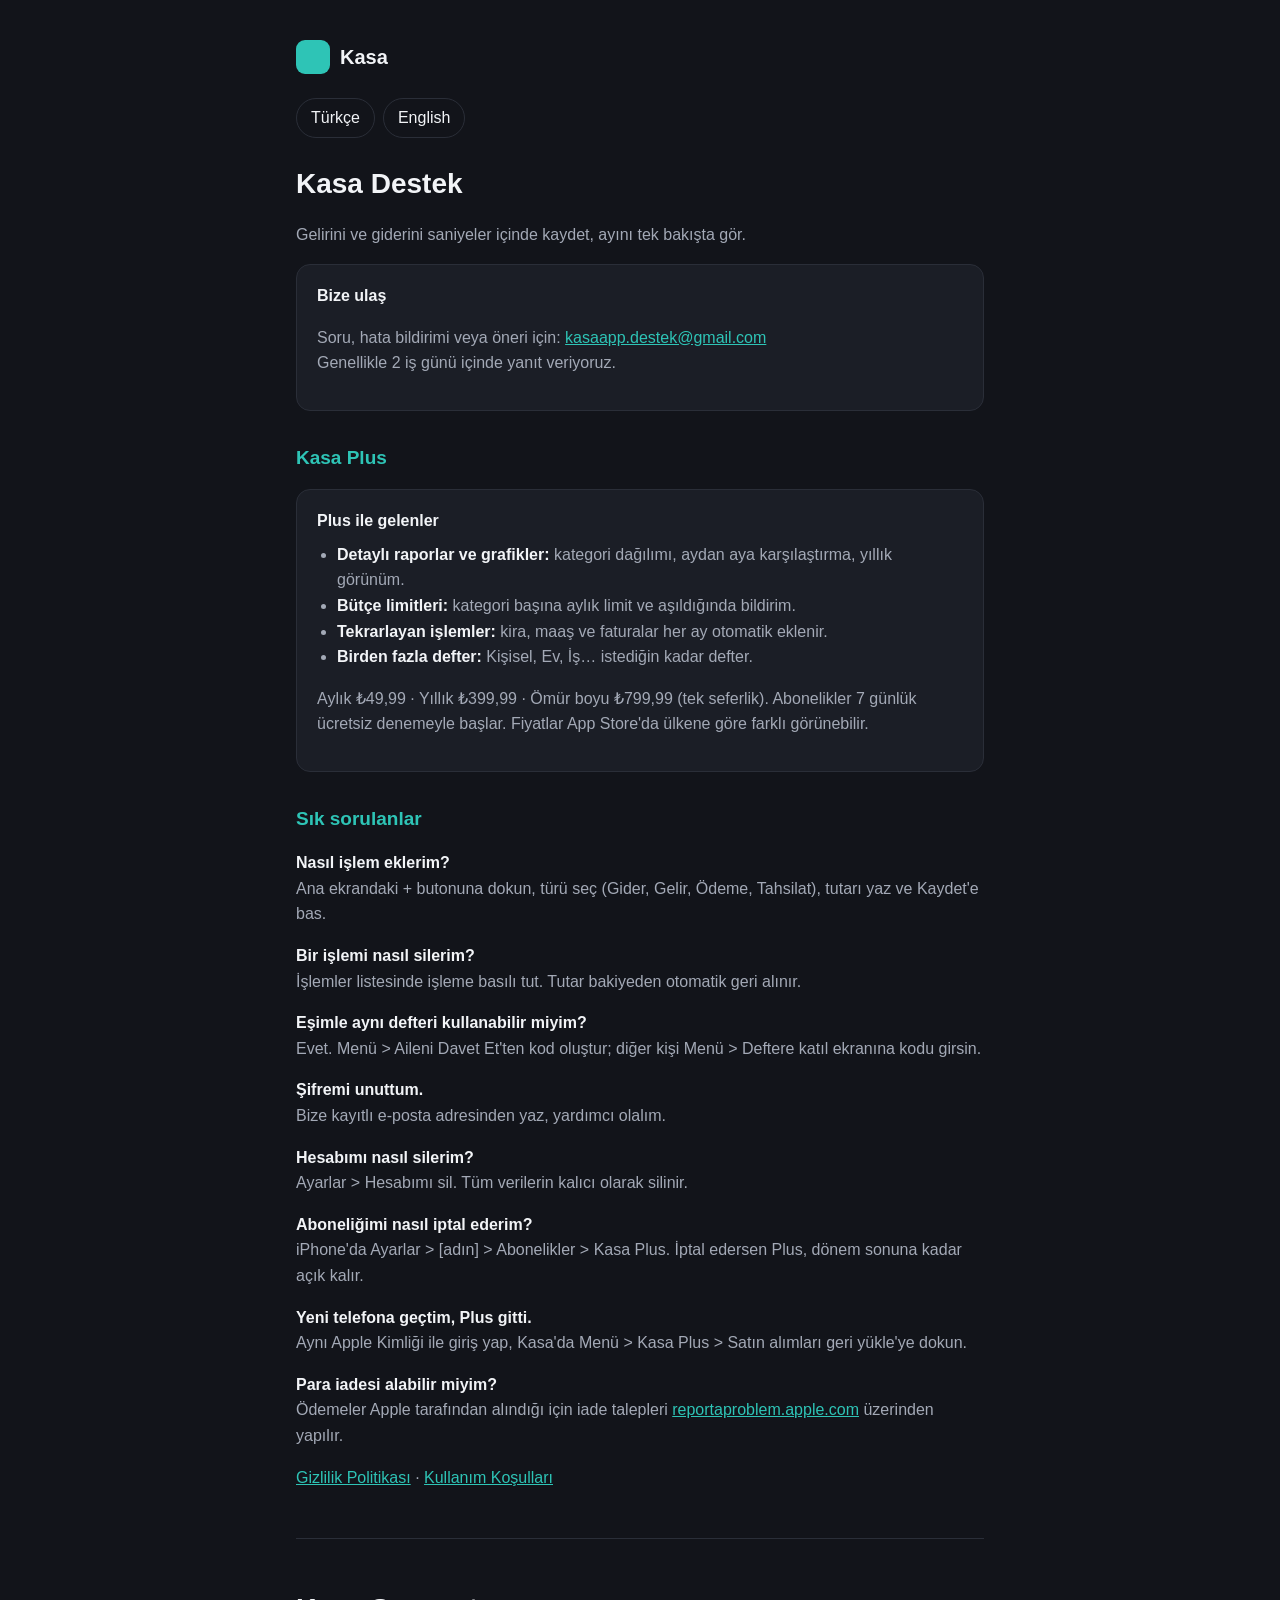
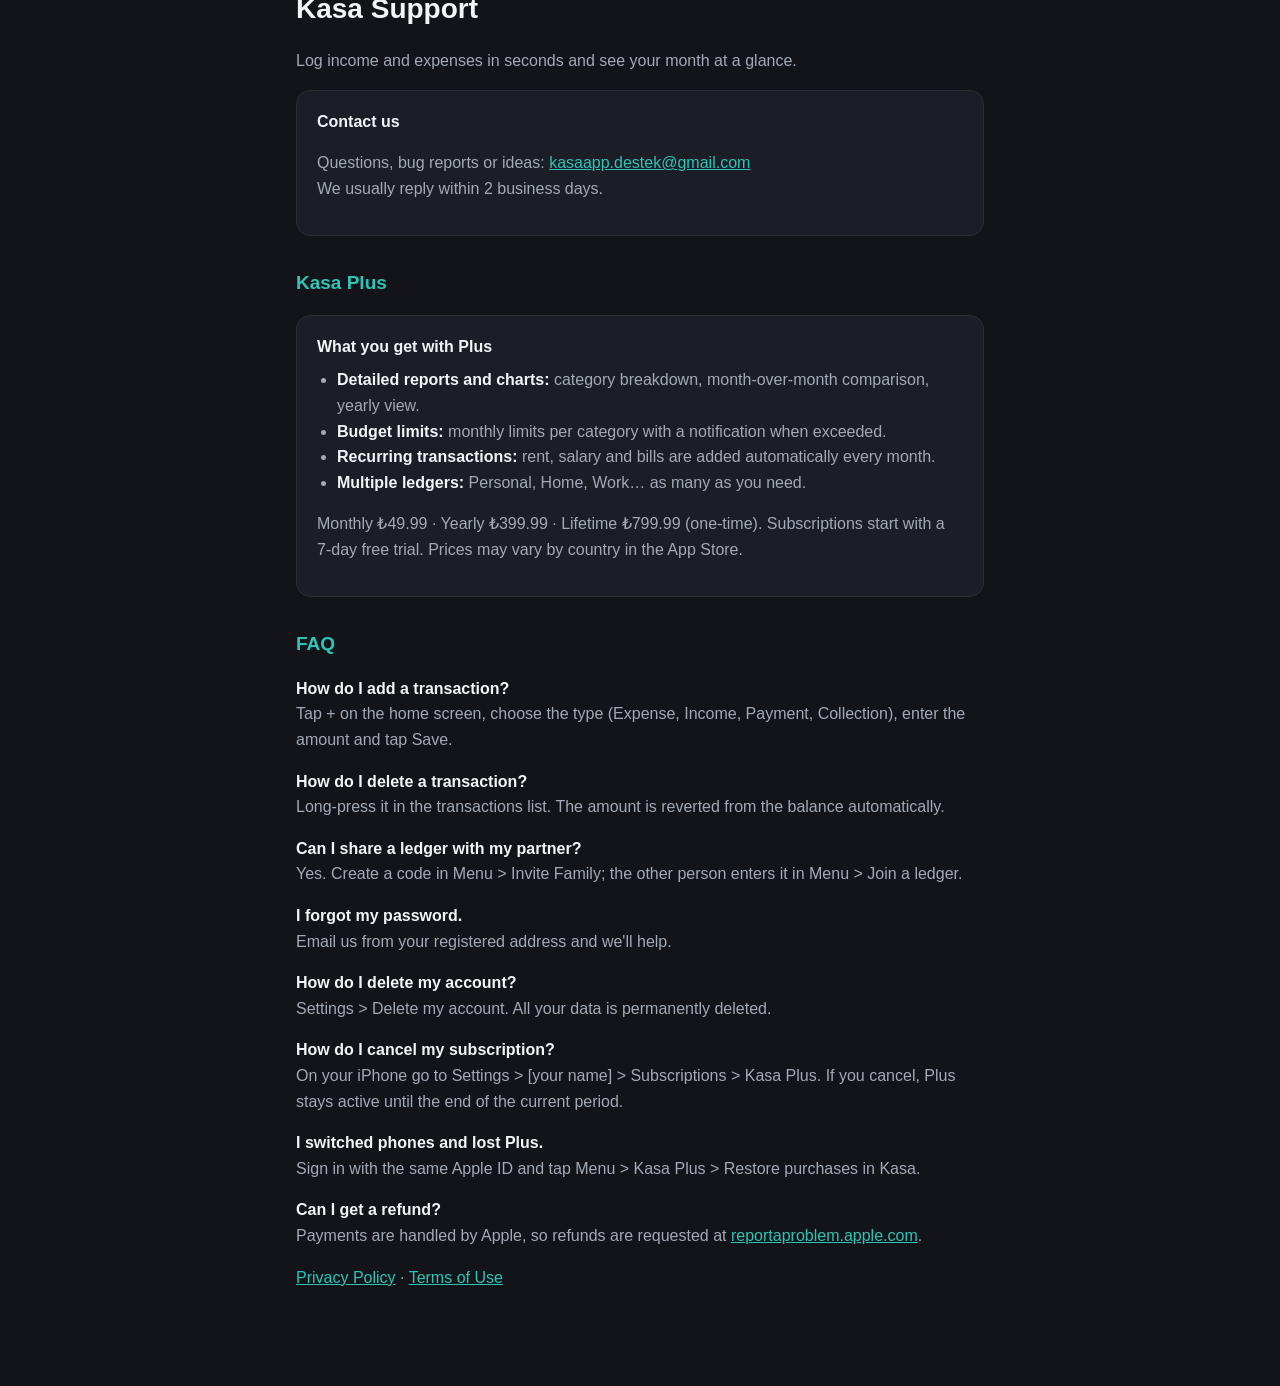
<file: index.html>
<!doctype html>
<html lang="tr">
<head>
<meta charset="utf-8">
<meta name="viewport" content="width=device-width, initial-scale=1">
<title>Kasa – Destek / Support</title>
<link rel="stylesheet" href="style.css">
</head>
<body>
<main>
<div class="logo"><span></span>Kasa</div>
<div class="lang"><a href="#tr">Türkçe</a><a href="#en">English</a></div>

<section id="tr">
<h1>Kasa Destek</h1>
<p>Gelirini ve giderini saniyeler içinde kaydet, ayını tek bakışta gör.</p>

<div class="card">
<strong>Bize ulaş</strong>
<p>Soru, hata bildirimi veya öneri için: <a href="mailto:kasaapp.destek@gmail.com">kasaapp.destek@gmail.com</a><br>Genellikle 2 iş günü içinde yanıt veriyoruz.</p>
</div>

<h2>Kasa Plus</h2>
<div class="card">
<strong>Plus ile gelenler</strong>
<ul>
<li><strong>Detaylı raporlar ve grafikler:</strong> kategori dağılımı, aydan aya karşılaştırma, yıllık görünüm.</li>
<li><strong>Bütçe limitleri:</strong> kategori başına aylık limit ve aşıldığında bildirim.</li>
<li><strong>Tekrarlayan işlemler:</strong> kira, maaş ve faturalar her ay otomatik eklenir.</li>
<li><strong>Birden fazla defter:</strong> Kişisel, Ev, İş… istediğin kadar defter.</li>
</ul>
<p>Aylık ₺49,99 · Yıllık ₺399,99 · Ömür boyu ₺799,99 (tek seferlik). Abonelikler 7 günlük ücretsiz denemeyle başlar. Fiyatlar App Store'da ülkene göre farklı görünebilir.</p>
</div>

<h2>Sık sorulanlar</h2>
<p><strong>Nasıl işlem eklerim?</strong><br>Ana ekrandaki + butonuna dokun, türü seç (Gider, Gelir, Ödeme, Tahsilat), tutarı yaz ve Kaydet'e bas.</p>
<p><strong>Bir işlemi nasıl silerim?</strong><br>İşlemler listesinde işleme basılı tut. Tutar bakiyeden otomatik geri alınır.</p>
<p><strong>Eşimle aynı defteri kullanabilir miyim?</strong><br>Evet. Menü &gt; Aileni Davet Et'ten kod oluştur; diğer kişi Menü &gt; Deftere katıl ekranına kodu girsin.</p>
<p><strong>Şifremi unuttum.</strong><br>Bize kayıtlı e-posta adresinden yaz, yardımcı olalım.</p>
<p><strong>Hesabımı nasıl silerim?</strong><br>Ayarlar &gt; Hesabımı sil. Tüm verilerin kalıcı olarak silinir.</p>

<p><strong>Aboneliğimi nasıl iptal ederim?</strong><br>iPhone'da Ayarlar &gt; [adın] &gt; Abonelikler &gt; Kasa Plus. İptal edersen Plus, dönem sonuna kadar açık kalır.</p>
<p><strong>Yeni telefona geçtim, Plus gitti.</strong><br>Aynı Apple Kimliği ile giriş yap, Kasa'da Menü &gt; Kasa Plus &gt; Satın alımları geri yükle'ye dokun.</p>
<p><strong>Para iadesi alabilir miyim?</strong><br>Ödemeler Apple tarafından alındığı için iade talepleri <a href="https://reportaproblem.apple.com">reportaproblem.apple.com</a> üzerinden yapılır.</p>

<p><a href="privacy.html">Gizlilik Politikası</a> · <a href="terms.html">Kullanım Koşulları</a></p>
</section>

<hr>

<section id="en">
<h1>Kasa Support</h1>
<p>Log income and expenses in seconds and see your month at a glance.</p>

<div class="card">
<strong>Contact us</strong>
<p>Questions, bug reports or ideas: <a href="mailto:kasaapp.destek@gmail.com">kasaapp.destek@gmail.com</a><br>We usually reply within 2 business days.</p>
</div>

<h2>Kasa Plus</h2>
<div class="card">
<strong>What you get with Plus</strong>
<ul>
<li><strong>Detailed reports and charts:</strong> category breakdown, month-over-month comparison, yearly view.</li>
<li><strong>Budget limits:</strong> monthly limits per category with a notification when exceeded.</li>
<li><strong>Recurring transactions:</strong> rent, salary and bills are added automatically every month.</li>
<li><strong>Multiple ledgers:</strong> Personal, Home, Work… as many as you need.</li>
</ul>
<p>Monthly ₺49.99 · Yearly ₺399.99 · Lifetime ₺799.99 (one-time). Subscriptions start with a 7-day free trial. Prices may vary by country in the App Store.</p>
</div>

<h2>FAQ</h2>
<p><strong>How do I add a transaction?</strong><br>Tap + on the home screen, choose the type (Expense, Income, Payment, Collection), enter the amount and tap Save.</p>
<p><strong>How do I delete a transaction?</strong><br>Long-press it in the transactions list. The amount is reverted from the balance automatically.</p>
<p><strong>Can I share a ledger with my partner?</strong><br>Yes. Create a code in Menu &gt; Invite Family; the other person enters it in Menu &gt; Join a ledger.</p>
<p><strong>I forgot my password.</strong><br>Email us from your registered address and we'll help.</p>
<p><strong>How do I delete my account?</strong><br>Settings &gt; Delete my account. All your data is permanently deleted.</p>

<p><strong>How do I cancel my subscription?</strong><br>On your iPhone go to Settings &gt; [your name] &gt; Subscriptions &gt; Kasa Plus. If you cancel, Plus stays active until the end of the current period.</p>
<p><strong>I switched phones and lost Plus.</strong><br>Sign in with the same Apple ID and tap Menu &gt; Kasa Plus &gt; Restore purchases in Kasa.</p>
<p><strong>Can I get a refund?</strong><br>Payments are handled by Apple, so refunds are requested at <a href="https://reportaproblem.apple.com">reportaproblem.apple.com</a>.</p>

<p><a href="privacy.html#en">Privacy Policy</a> · <a href="terms.html#en">Terms of Use</a></p>
</section>
</main>
</body>
</html>
</file>
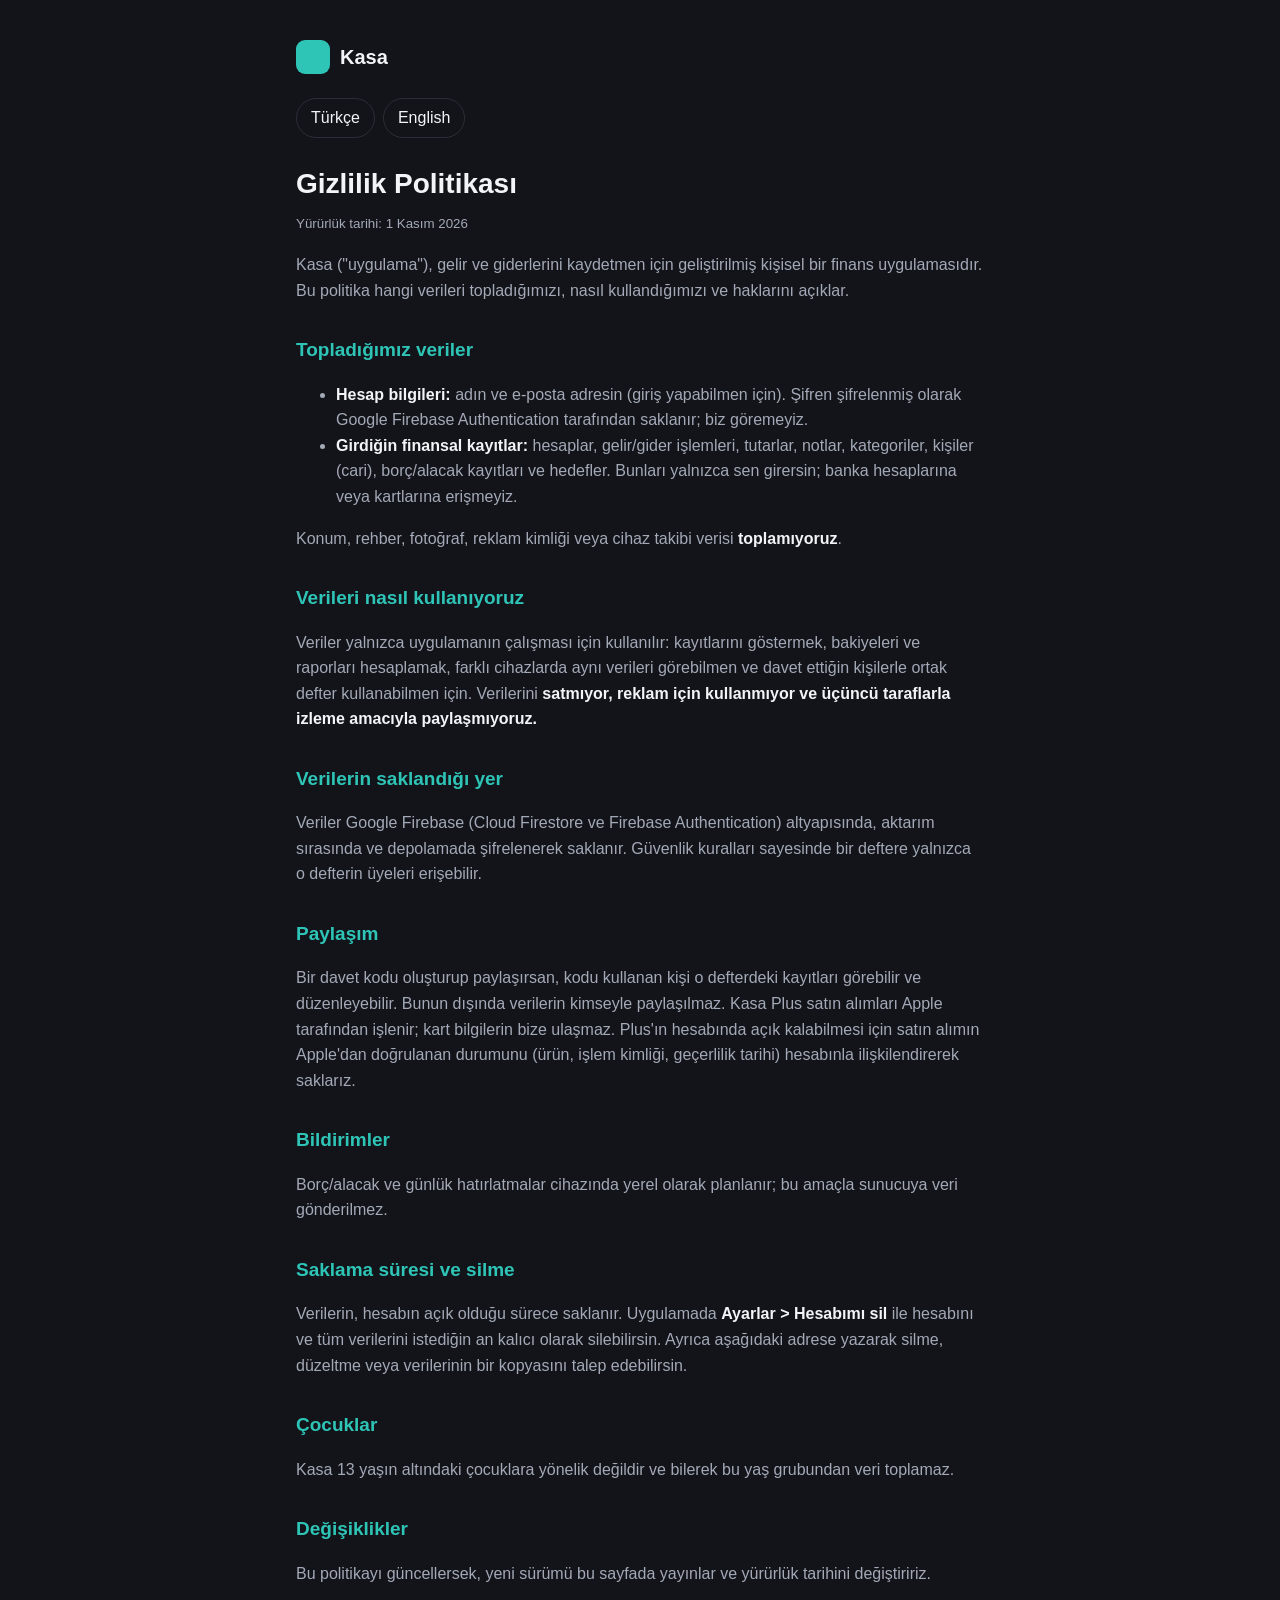
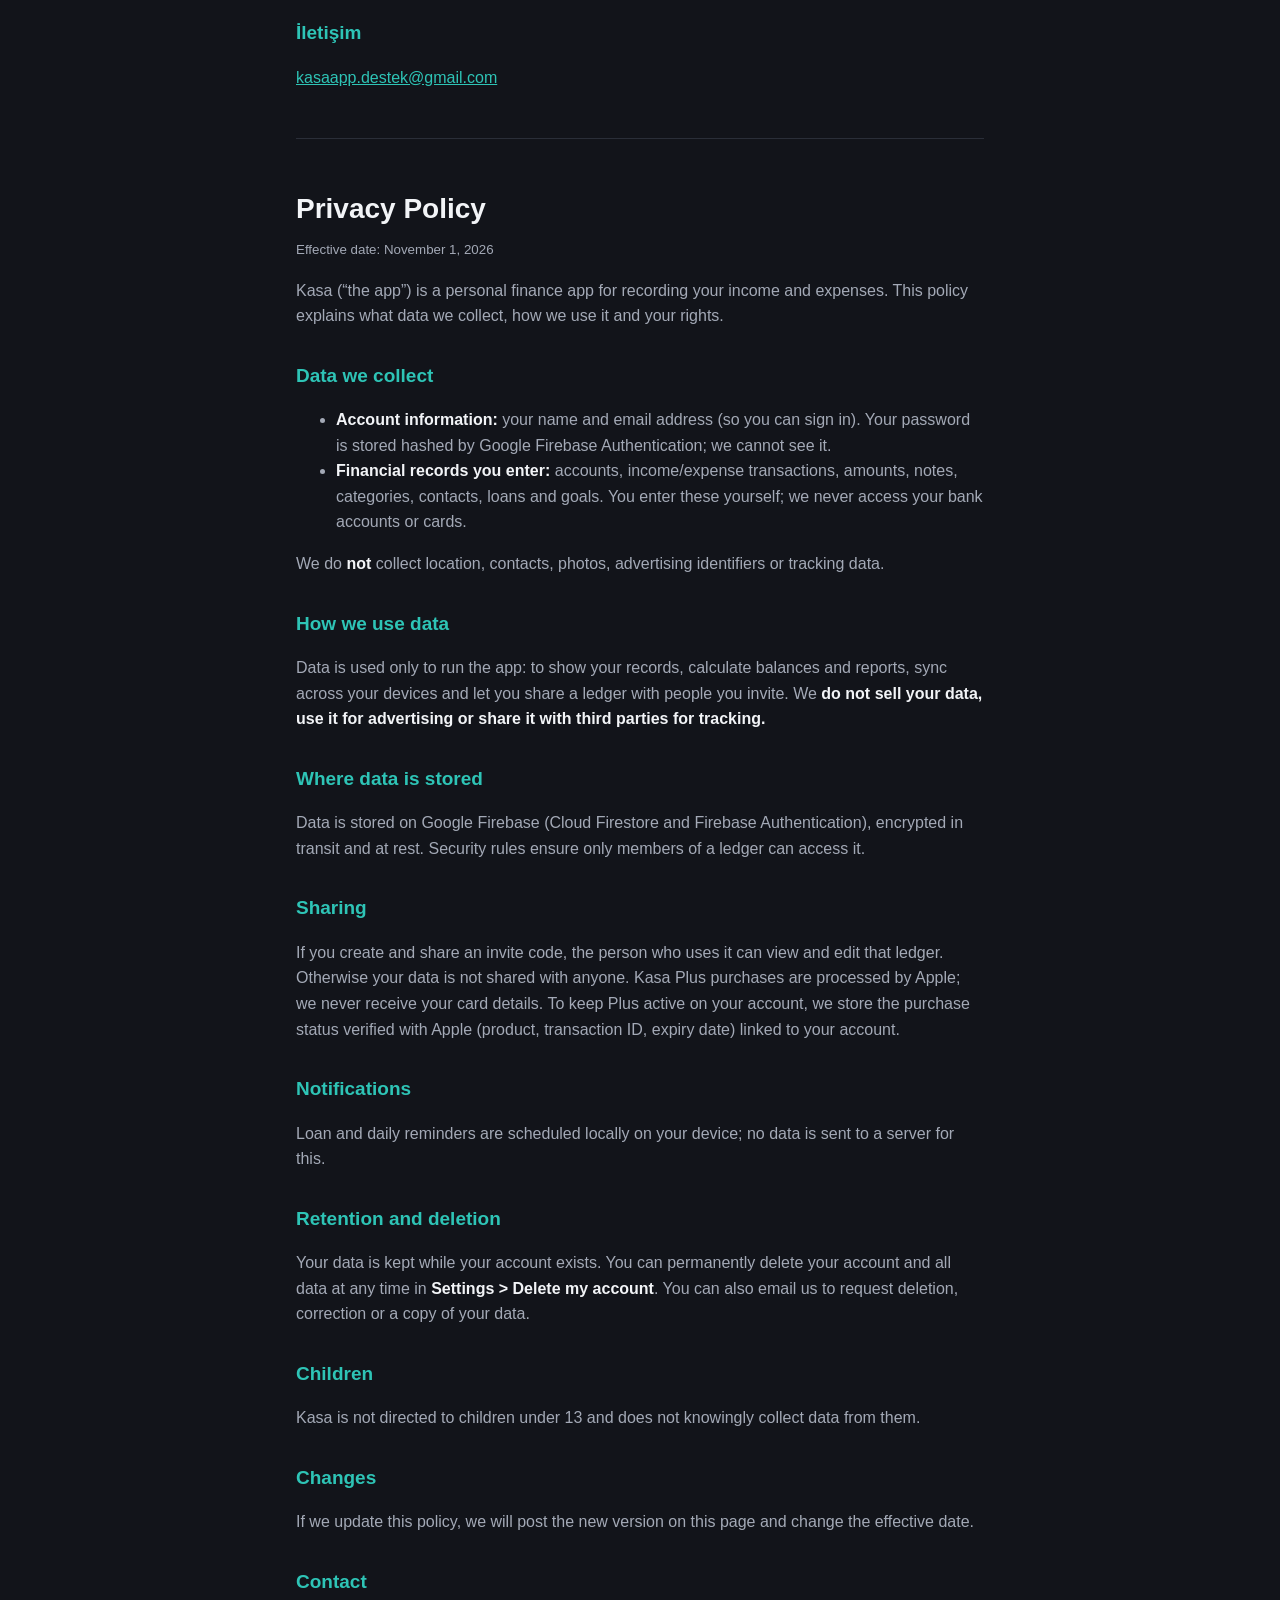
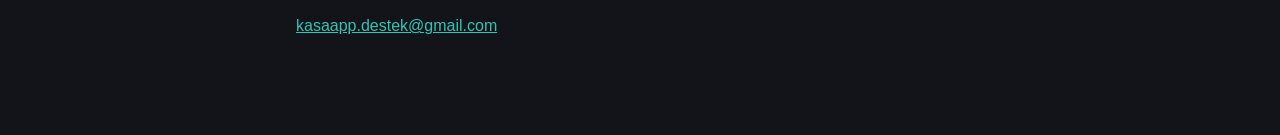
<file: privacy.html>
<!doctype html>
<html lang="tr">
<head>
<meta charset="utf-8">
<meta name="viewport" content="width=device-width, initial-scale=1">
<title>Kasa – Gizlilik Politikası / Privacy Policy</title>
<link rel="stylesheet" href="style.css">
</head>
<body>
<main>
<div class="logo"><span></span>Kasa</div>
<div class="lang"><a href="#tr">Türkçe</a><a href="#en">English</a></div>

<section id="tr">
<h1>Gizlilik Politikası</h1>
<small>Yürürlük tarihi: 1 Kasım 2026</small>

<p>Kasa ("uygulama"), gelir ve giderlerini kaydetmen için geliştirilmiş kişisel bir finans uygulamasıdır. Bu politika hangi verileri topladığımızı, nasıl kullandığımızı ve haklarını açıklar.</p>

<h2>Topladığımız veriler</h2>
<ul>
<li><strong>Hesap bilgileri:</strong> adın ve e-posta adresin (giriş yapabilmen için). Şifren şifrelenmiş olarak Google Firebase Authentication tarafından saklanır; biz göremeyiz.</li>
<li><strong>Girdiğin finansal kayıtlar:</strong> hesaplar, gelir/gider işlemleri, tutarlar, notlar, kategoriler, kişiler (cari), borç/alacak kayıtları ve hedefler. Bunları yalnızca sen girersin; banka hesaplarına veya kartlarına erişmeyiz.</li>
</ul>
<p>Konum, rehber, fotoğraf, reklam kimliği veya cihaz takibi verisi <strong>toplamıyoruz</strong>.</p>

<h2>Verileri nasıl kullanıyoruz</h2>
<p>Veriler yalnızca uygulamanın çalışması için kullanılır: kayıtlarını göstermek, bakiyeleri ve raporları hesaplamak, farklı cihazlarda aynı verileri görebilmen ve davet ettiğin kişilerle ortak defter kullanabilmen için. Verilerini <strong>satmıyor, reklam için kullanmıyor ve üçüncü taraflarla izleme amacıyla paylaşmıyoruz.</strong></p>

<h2>Verilerin saklandığı yer</h2>
<p>Veriler Google Firebase (Cloud Firestore ve Firebase Authentication) altyapısında, aktarım sırasında ve depolamada şifrelenerek saklanır. Güvenlik kuralları sayesinde bir deftere yalnızca o defterin üyeleri erişebilir.</p>

<h2>Paylaşım</h2>
<p>Bir davet kodu oluşturup paylaşırsan, kodu kullanan kişi o defterdeki kayıtları görebilir ve düzenleyebilir. Bunun dışında verilerin kimseyle paylaşılmaz. Kasa Plus satın alımları Apple tarafından işlenir; kart bilgilerin bize ulaşmaz. Plus'ın hesabında açık kalabilmesi için satın alımın Apple'dan doğrulanan durumunu (ürün, işlem kimliği, geçerlilik tarihi) hesabınla ilişkilendirerek saklarız.</p>

<h2>Bildirimler</h2>
<p>Borç/alacak ve günlük hatırlatmalar cihazında yerel olarak planlanır; bu amaçla sunucuya veri gönderilmez.</p>

<h2>Saklama süresi ve silme</h2>
<p>Verilerin, hesabın açık olduğu sürece saklanır. Uygulamada <strong>Ayarlar &gt; Hesabımı sil</strong> ile hesabını ve tüm verilerini istediğin an kalıcı olarak silebilirsin. Ayrıca aşağıdaki adrese yazarak silme, düzeltme veya verilerinin bir kopyasını talep edebilirsin.</p>

<h2>Çocuklar</h2>
<p>Kasa 13 yaşın altındaki çocuklara yönelik değildir ve bilerek bu yaş grubundan veri toplamaz.</p>

<h2>Değişiklikler</h2>
<p>Bu politikayı güncellersek, yeni sürümü bu sayfada yayınlar ve yürürlük tarihini değiştiririz.</p>

<h2>İletişim</h2>
<p><a href="mailto:kasaapp.destek@gmail.com">kasaapp.destek@gmail.com</a></p>
</section>

<hr>

<section id="en">
<h1>Privacy Policy</h1>
<small>Effective date: November 1, 2026</small>

<p>Kasa (“the app”) is a personal finance app for recording your income and expenses. This policy explains what data we collect, how we use it and your rights.</p>

<h2>Data we collect</h2>
<ul>
<li><strong>Account information:</strong> your name and email address (so you can sign in). Your password is stored hashed by Google Firebase Authentication; we cannot see it.</li>
<li><strong>Financial records you enter:</strong> accounts, income/expense transactions, amounts, notes, categories, contacts, loans and goals. You enter these yourself; we never access your bank accounts or cards.</li>
</ul>
<p>We do <strong>not</strong> collect location, contacts, photos, advertising identifiers or tracking data.</p>

<h2>How we use data</h2>
<p>Data is used only to run the app: to show your records, calculate balances and reports, sync across your devices and let you share a ledger with people you invite. We <strong>do not sell your data, use it for advertising or share it with third parties for tracking.</strong></p>

<h2>Where data is stored</h2>
<p>Data is stored on Google Firebase (Cloud Firestore and Firebase Authentication), encrypted in transit and at rest. Security rules ensure only members of a ledger can access it.</p>

<h2>Sharing</h2>
<p>If you create and share an invite code, the person who uses it can view and edit that ledger. Otherwise your data is not shared with anyone. Kasa Plus purchases are processed by Apple; we never receive your card details. To keep Plus active on your account, we store the purchase status verified with Apple (product, transaction ID, expiry date) linked to your account.</p>

<h2>Notifications</h2>
<p>Loan and daily reminders are scheduled locally on your device; no data is sent to a server for this.</p>

<h2>Retention and deletion</h2>
<p>Your data is kept while your account exists. You can permanently delete your account and all data at any time in <strong>Settings &gt; Delete my account</strong>. You can also email us to request deletion, correction or a copy of your data.</p>

<h2>Children</h2>
<p>Kasa is not directed to children under 13 and does not knowingly collect data from them.</p>

<h2>Changes</h2>
<p>If we update this policy, we will post the new version on this page and change the effective date.</p>

<h2>Contact</h2>
<p><a href="mailto:kasaapp.destek@gmail.com">kasaapp.destek@gmail.com</a></p>
</section>
</main>
</body>
</html>
</file>
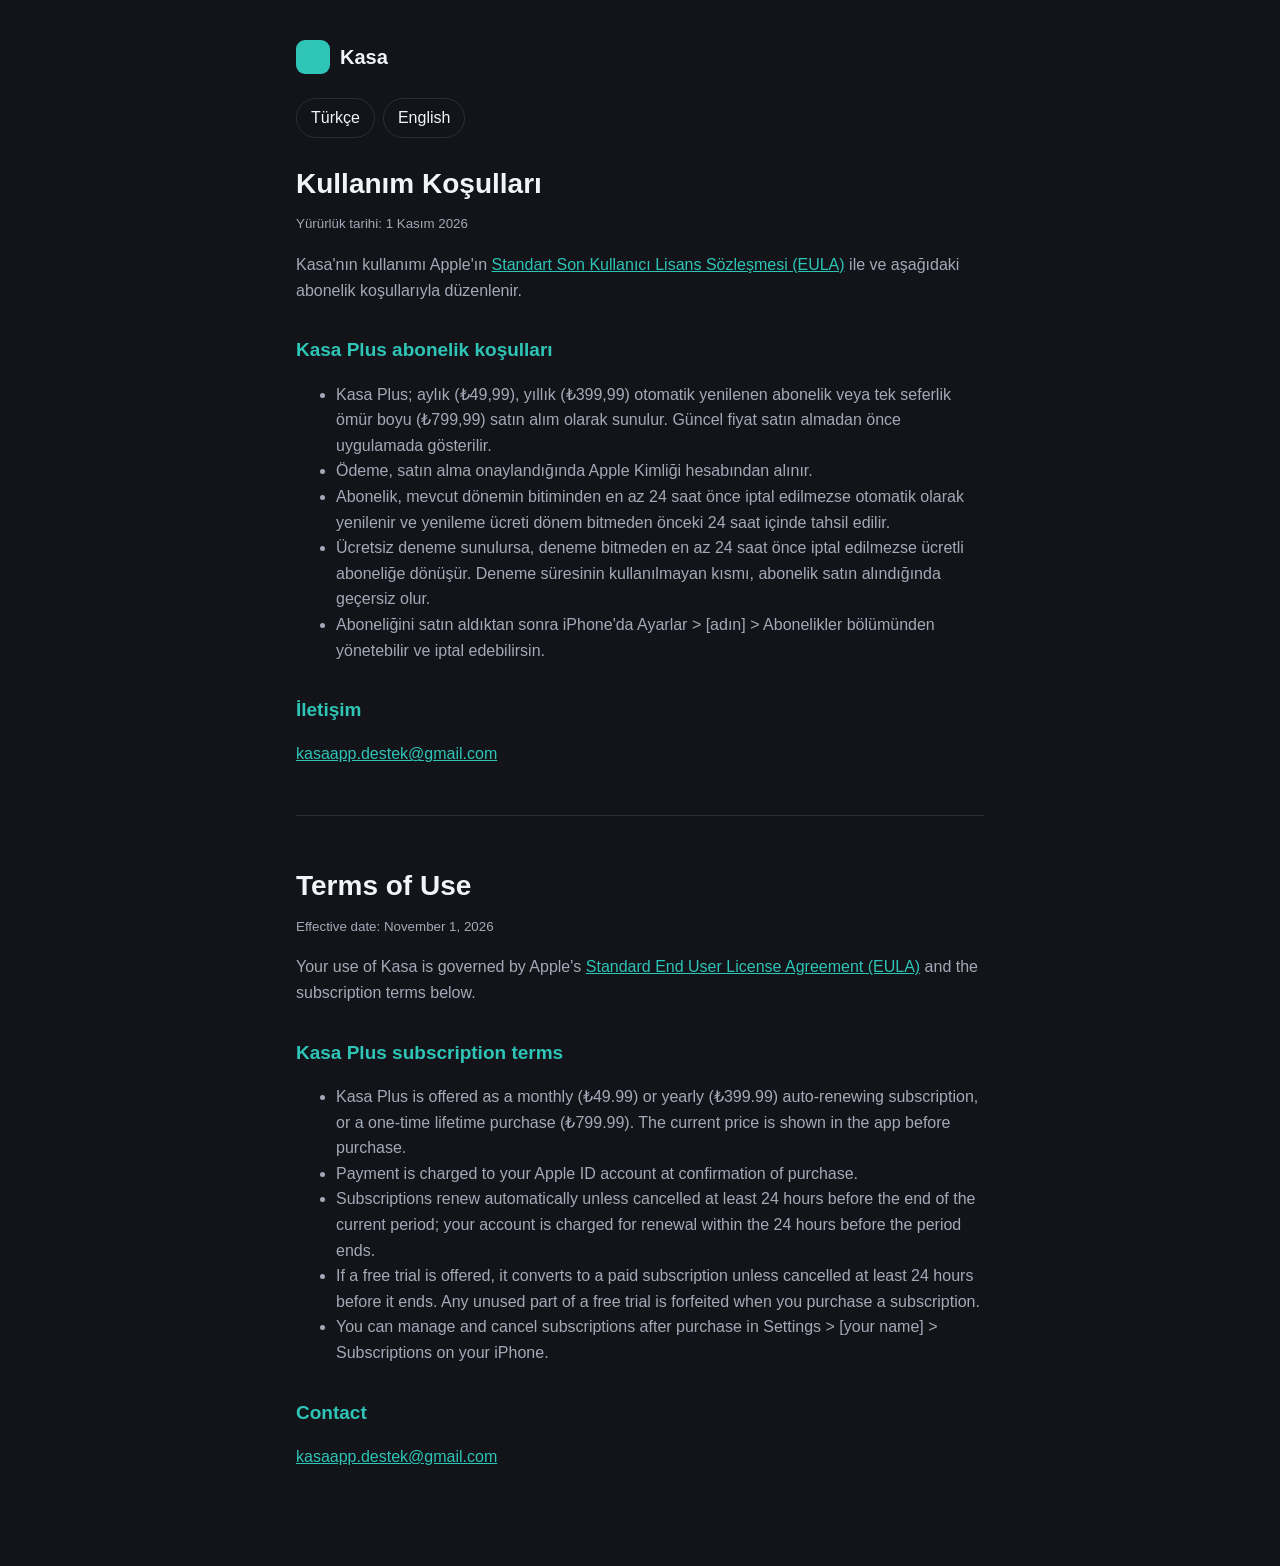
<file: terms.html>
<!doctype html>
<html lang="tr">
<head>
<meta charset="utf-8">
<meta name="viewport" content="width=device-width, initial-scale=1">
<title>Kasa – Kullanım Koşulları / Terms of Use</title>
<link rel="stylesheet" href="style.css">
</head>
<body>
<main>
<div class="logo"><span></span>Kasa</div>
<div class="lang"><a href="#tr">Türkçe</a><a href="#en">English</a></div>

<section id="tr">
<h1>Kullanım Koşulları</h1>
<small>Yürürlük tarihi: 1 Kasım 2026</small>

<p>Kasa'nın kullanımı Apple'ın <a href="https://www.apple.com/legal/internet-services/itunes/dev/stdeula/">Standart Son Kullanıcı Lisans Sözleşmesi (EULA)</a> ile ve aşağıdaki abonelik koşullarıyla düzenlenir.</p>

<h2>Kasa Plus abonelik koşulları</h2>
<ul>
<li>Kasa Plus; aylık (₺49,99), yıllık (₺399,99) otomatik yenilenen abonelik veya tek seferlik ömür boyu (₺799,99) satın alım olarak sunulur. Güncel fiyat satın almadan önce uygulamada gösterilir.</li>
<li>Ödeme, satın alma onaylandığında Apple Kimliği hesabından alınır.</li>
<li>Abonelik, mevcut dönemin bitiminden en az 24 saat önce iptal edilmezse otomatik olarak yenilenir ve yenileme ücreti dönem bitmeden önceki 24 saat içinde tahsil edilir.</li>
<li>Ücretsiz deneme sunulursa, deneme bitmeden en az 24 saat önce iptal edilmezse ücretli aboneliğe dönüşür. Deneme süresinin kullanılmayan kısmı, abonelik satın alındığında geçersiz olur.</li>
<li>Aboneliğini satın aldıktan sonra iPhone'da Ayarlar &gt; [adın] &gt; Abonelikler bölümünden yönetebilir ve iptal edebilirsin.</li>
</ul>

<h2>İletişim</h2>
<p><a href="mailto:kasaapp.destek@gmail.com">kasaapp.destek@gmail.com</a></p>
</section>

<hr>

<section id="en">
<h1>Terms of Use</h1>
<small>Effective date: November 1, 2026</small>

<p>Your use of Kasa is governed by Apple's <a href="https://www.apple.com/legal/internet-services/itunes/dev/stdeula/">Standard End User License Agreement (EULA)</a> and the subscription terms below.</p>

<h2>Kasa Plus subscription terms</h2>
<ul>
<li>Kasa Plus is offered as a monthly (₺49.99) or yearly (₺399.99) auto-renewing subscription, or a one-time lifetime purchase (₺799.99). The current price is shown in the app before purchase.</li>
<li>Payment is charged to your Apple ID account at confirmation of purchase.</li>
<li>Subscriptions renew automatically unless cancelled at least 24 hours before the end of the current period; your account is charged for renewal within the 24 hours before the period ends.</li>
<li>If a free trial is offered, it converts to a paid subscription unless cancelled at least 24 hours before it ends. Any unused part of a free trial is forfeited when you purchase a subscription.</li>
<li>You can manage and cancel subscriptions after purchase in Settings &gt; [your name] &gt; Subscriptions on your iPhone.</li>
</ul>

<h2>Contact</h2>
<p><a href="mailto:kasaapp.destek@gmail.com">kasaapp.destek@gmail.com</a></p>
</section>
</main>
</body>
</html>
</file>
<file: style.css>
:root{--bg:#12141A;--surface:#1B1E26;--text:#F2F4F7;--muted:#A3A9B6;--brand:#2EC4B6;--line:#2A2E38}
*{box-sizing:border-box}
body{margin:0;background:var(--bg);color:var(--text);font:16px/1.6 -apple-system,BlinkMacSystemFont,"Segoe UI",Inter,Roboto,sans-serif}
main{max-width:720px;margin:0 auto;padding:40px 16px 80px}
h1{font-size:28px;margin:0 0 4px}
h2{font-size:19px;margin:32px 0 8px;color:var(--brand)}
p,li{color:var(--muted)}
.card ul{margin:8px 0;padding-left:20px}
strong{color:var(--text)}
a{color:var(--brand)}
.logo{display:inline-flex;align-items:center;gap:10px;font-weight:700;font-size:20px;margin-bottom:24px}
.logo span{width:34px;height:34px;border-radius:9px;background:var(--brand);display:inline-block}
.card{background:var(--surface);border:1px solid var(--line);border-radius:14px;padding:18px 20px;margin:16px 0}
.lang{display:flex;gap:8px;margin:0 0 24px}
.lang a{padding:6px 14px;border:1px solid var(--line);border-radius:999px;text-decoration:none;color:var(--text)}
hr{border:0;border-top:1px solid var(--line);margin:48px 0}
small{color:var(--muted)}
</file>
